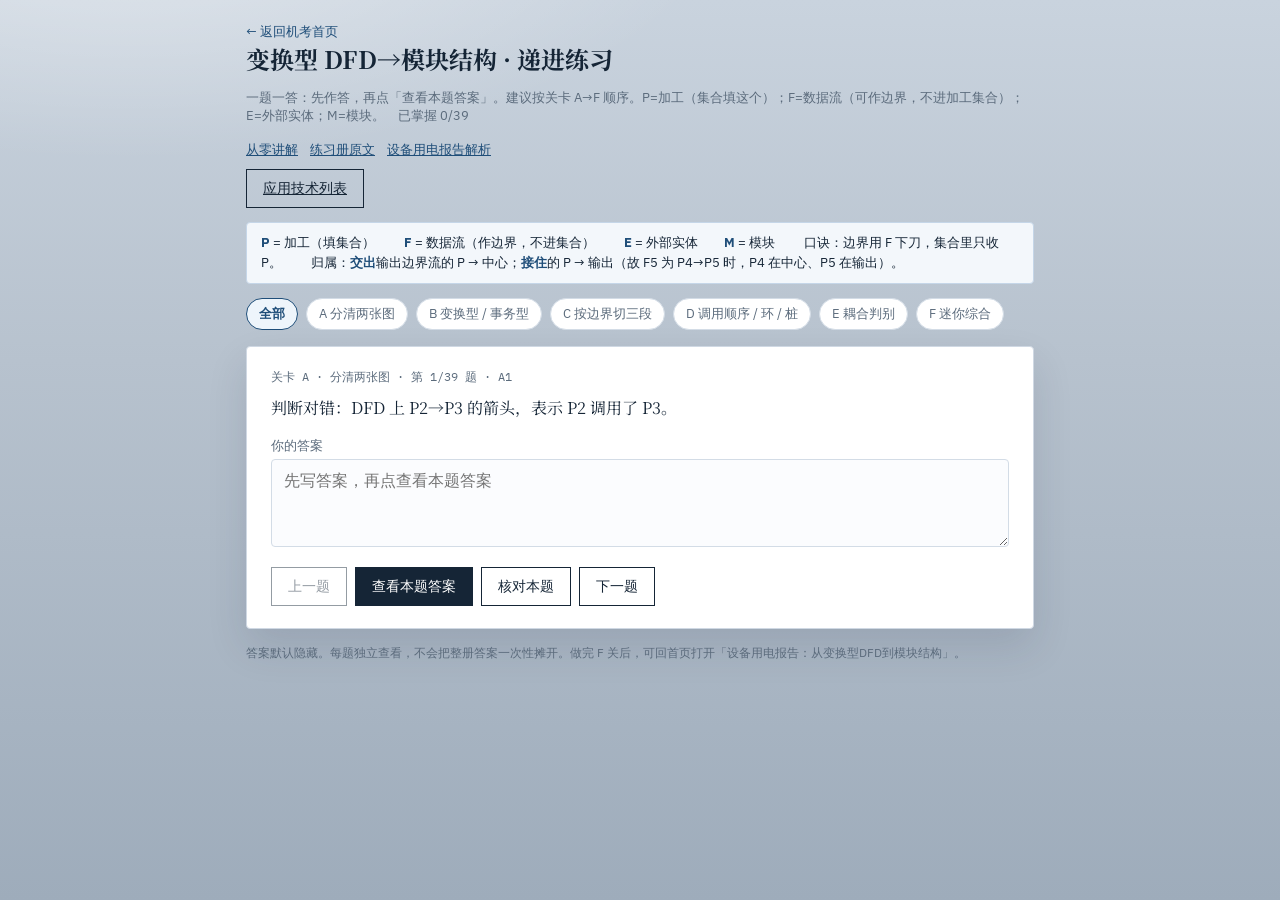
<file: drill-structured-design.html>
<!DOCTYPE html>
<html lang="zh-CN">
<head>
  <meta charset="UTF-8" />
  <meta name="viewport" content="width=device-width, initial-scale=1" />
  <title>变换型 DFD→模块 · 递进练习</title>
  <link rel="preconnect" href="https://fonts.googleapis.com" />
  <link rel="preconnect" href="https://fonts.gstatic.com" crossorigin />
  <link href="https://fonts.googleapis.com/css2?family=IBM+Plex+Mono:wght@400;500&family=IBM+Plex+Sans:wght@400;500;600&family=Noto+Serif+SC:wght@500;600;700&display=swap" rel="stylesheet" />
  <link rel="stylesheet" href="styles.css?v=20260820c" />
  <style>
    .drill-wrap { max-width: 820px; margin: 0 auto; padding: 20px 16px 48px; }
    .drill-top { display: flex; flex-wrap: wrap; gap: 10px; align-items: center; justify-content: space-between; margin-bottom: 14px; }
    .drill-top h1 { font-family: "Noto Serif SC", serif; font-size: 24px; margin: 0; }
    .level-row { display: flex; flex-wrap: wrap; gap: 8px; margin: 12px 0 16px; }
    .level-chip {
      border: 1px solid var(--line); background: var(--sheet); padding: 6px 12px; border-radius: 999px;
      font-size: 13px; color: var(--muted);
    }
    .level-chip.on { border-color: var(--steel); color: var(--steel); font-weight: 600; background: #eef5fb; }
    .level-chip.done { border-color: var(--ok); color: var(--ok); }
    .card {
      background: var(--sheet); border: 1px solid #cfd8e3; box-shadow: var(--shadow);
      padding: 22px 24px; border-radius: 4px;
    }
    .meta-line { font-family: "IBM Plex Mono", monospace; font-size: 12px; color: var(--muted); margin-bottom: 8px; }
    .stem { white-space: pre-wrap; line-height: 1.7; font-size: 16px; margin: 0 0 16px; }
    .field { margin: 10px 0; }
    .field label { display: block; font-size: 13px; color: var(--muted); margin-bottom: 4px; }
    .field input, .field textarea {
      width: 100%; padding: 10px 12px; border: 1px solid var(--line); border-radius: 4px;
      font: inherit; background: #fbfcfe;
    }
    .field textarea { min-height: 88px; resize: vertical; }
    .opts { display: grid; gap: 8px; margin: 12px 0; }
    .opt-btn {
      text-align: left; padding: 12px 14px; border: 1px solid var(--line); background: #fff;
      border-radius: 4px; font-size: 15px;
    }
    .opt-btn.chosen { border-color: var(--steel); background: #eef5fb; }
    .opt-btn.ok { border-color: var(--ok); background: #e8f6ef; }
    .opt-btn.bad { border-color: var(--bad); background: #fdeceb; }
    .toolbar { display: flex; flex-wrap: wrap; gap: 8px; margin-top: 16px; }
    .answer-box {
      margin-top: 16px; padding: 14px 16px; border-left: 4px solid var(--steel);
      background: #f3f7fb; border-radius: 0 4px 4px 0;
    }
    .answer-box h3 { margin: 0 0 8px; font-size: 15px; }
    .answer-box p { margin: 0 0 6px; line-height: 1.6; }
    .check-ok { color: var(--ok); font-weight: 600; }
    .check-bad { color: var(--bad); font-weight: 600; }
    .progress { font-size: 13px; color: var(--muted); }
    .info-note { background: #fff8e8; border: 1px solid #edd9a8; padding: 12px 14px; border-radius: 4px; margin-bottom: 12px; color: #6b5420; }
    .legend {
      background: #f3f7fb; border: 1px solid #c5d6e8; border-radius: 4px;
      padding: 10px 14px; margin: 0 0 14px; font-size: 13px; line-height: 1.55; color: var(--ink);
    }
    .legend b { color: var(--steel); }
    .docs a { color: var(--steel); margin-right: 12px; font-size: 13px; }
  </style>
</head>
<body>
  <div class="drill-wrap" id="app"></div>
  <script src="data/drill-structured-design.js"></script>
  <script>
(function () {
  const bank = window.STRUCTURED_DESIGN_DRILL;
  const STORAGE_KEY = "sd-drill-progress-v1";
  const state = {
    index: 0,
    reveal: false,
    choice: null,
    drafts: {},
    checked: null,
    filterLevel: "ALL"
  };

  function loadProgress() {
    try {
      return JSON.parse(localStorage.getItem(STORAGE_KEY) || "{}");
    } catch (_) {
      return {};
    }
  }
  function saveProgress(progress) {
    localStorage.setItem(STORAGE_KEY, JSON.stringify(progress));
  }
  let progress = loadProgress();

  function questions() {
    if (state.filterLevel === "ALL") return bank.questions.slice();
    return bank.questions.filter((q) => q.level === state.filterLevel);
  }

  function current() {
    const list = questions();
    if (!list.length) return null;
    if (state.index >= list.length) state.index = list.length - 1;
    if (state.index < 0) state.index = 0;
    return list[state.index];
  }

  function normalize(text) {
    return String(text || "")
      .trim()
      .replace(/，/g, ",")
      .replace(/\s+/g, "")
      .toLowerCase();
  }

  function setMatch(user, answers) {
    const parts = normalize(user).split(",").filter(Boolean).sort();
    return answers.some((ans) => {
      const expected = normalize(ans).split(",").filter(Boolean).sort();
      return expected.length === parts.length && expected.every((item, i) => item === parts[i]);
    });
  }

  function textMatch(user, q) {
    const n = normalize(user);
    if (!n) return false;
    if (q.loose) {
      return (q.answers || []).some((ans) => n.includes(normalize(ans)) || normalize(ans).includes(n));
    }
    return (q.answers || []).some((ans) => normalize(ans) === n);
  }

  function grade(q) {
    if (q.kind === "info") return null;
    if (q.kind === "choice") {
      return state.choice === q.answerIndex;
    }
    if (q.kind === "multi") {
      return q.fields.every((field) => {
        const val = (state.drafts[q.id] && state.drafts[q.id][field.id]) || "";
        if (field.match === "set") return setMatch(val, field.answers);
        return field.answers.some((ans) => normalize(ans) === normalize(val));
      });
    }
    const val = (state.drafts[q.id] && state.drafts[q.id].main) || "";
    return textMatch(val, q);
  }

  function markSeen(q, ok) {
    progress[q.id] = { seen: true, ok: !!ok, at: Date.now() };
    saveProgress(progress);
  }

  function esc(text) {
    return String(text)
      .replace(/&/g, "&amp;")
      .replace(/</g, "&lt;")
      .replace(/>/g, "&gt;")
      .replace(/"/g, "&quot;");
  }

  function render() {
    const list = questions();
    const q = current();
    const levelMap = Object.fromEntries(bank.levels.map((level) => [level.id, level]));
    const doneCount = bank.questions.filter((item) => progress[item.id] && progress[item.id].ok).length;

    if (!q) {
      document.getElementById("app").innerHTML = `<p>当前关卡没有题目。</p><a class="btn" href="index.html">返回首页</a>`;
      return;
    }

    const draft = state.drafts[q.id] || {};
    let body = "";
    if (q.kind === "info") {
      body = `<div class="info-note">说明题：阅读后点「下一题」即可。</div>`;
    } else if (q.kind === "choice") {
      body = `<div class="opts">${q.options.map((opt, i) => {
        let cls = "opt-btn";
        if (state.choice === i) cls += " chosen";
        if (state.reveal) {
          if (i === q.answerIndex) cls += " ok";
          else if (state.choice === i) cls += " bad";
        }
        return `<button type="button" class="${cls}" data-choice="${i}">${String.fromCharCode(65 + i)}. ${esc(opt)}</button>`;
      }).join("")}</div>`;
    } else if (q.kind === "multi") {
      body = q.fields.map((field) => `
        <div class="field">
          <label for="f-${field.id}">${esc(field.label)}</label>
          <input id="f-${field.id}" data-field="${esc(field.id)}" value="${esc(draft[field.id] || "")}" placeholder="填写答案" />
        </div>`).join("");
    } else {
      body = `<div class="field">
        <label for="main">你的答案</label>
        <textarea id="main" data-field="main" placeholder="先写答案，再点查看本题答案">${esc(draft.main || "")}</textarea>
      </div>`;
    }

    const check = state.checked;
    const answerHtml = state.reveal ? `
      <div class="answer-box">
        <h3>本题参考答案</h3>
        <p><b>${esc(q.answerShow)}</b></p>
        <p>${esc(q.explain || "")}</p>
        ${check === true ? `<p class="check-ok">核对本题：正确</p>` : ""}
        ${check === false ? `<p class="check-bad">核对本题：与参考答案不一致（说明题/开放表述可对照解析自行判断）</p>` : ""}
      </div>` : "";

    document.getElementById("app").innerHTML = `
      <div class="drill-top">
        <div>
          <a href="index.html" style="color:var(--steel);font-size:13px;text-decoration:none">← 返回机考首页</a>
          <h1>${esc(bank.title)}</h1>
          <p class="progress">${esc(bank.subtitle)}　已掌握 ${doneCount}/${bank.questions.length}</p>
          <div class="docs">${bank.docs.map((doc) => `<a href="${esc(doc.href)}" target="_blank" rel="noopener">${esc(doc.label)}</a>`).join("")}</div>
        </div>
        <a class="btn ghost" href="index.html#pm" data-act="home">应用技术列表</a>
      </div>
      <div class="legend">
        <b>P</b> = 加工（填集合）　　
        <b>F</b> = 数据流（作边界，不进集合）　　
        <b>E</b> = 外部实体　　<b>M</b> = 模块　　
        口诀：边界用 F 下刀，集合里只收 P。　　
        归属：<b>交出</b>输出边界流的 P → 中心；<b>接住</b>的 P → 输出（故 F5 为 P4→P5 时，P4 在中心、P5 在输出）。
      </div>
      <div class="level-row">
        <button type="button" class="level-chip ${state.filterLevel === "ALL" ? "on" : ""}" data-level="ALL">全部</button>
        ${bank.levels.map((level) => {
          const ids = bank.questions.filter((item) => item.level === level.id).map((item) => item.id);
          const allDone = ids.every((id) => progress[id] && progress[id].ok);
          return `<button type="button" class="level-chip ${state.filterLevel === level.id ? "on" : ""} ${allDone ? "done" : ""}" data-level="${level.id}">${level.id} ${esc(level.title)}</button>`;
        }).join("")}
      </div>
      <div class="card">
        <div class="meta-line">关卡 ${esc(q.level)} · ${esc((levelMap[q.level] || {}).title || "")} · 第 ${state.index + 1}/${list.length} 题 · ${esc(q.id)}</div>
        <div class="stem">${esc(q.stem)}</div>
        ${body}
        <div class="toolbar">
          <button type="button" class="btn ghost" data-act="prev" ${state.index <= 0 ? "disabled" : ""}>上一题</button>
          <button type="button" class="btn" data-act="reveal">${state.reveal ? "隐藏本题答案" : "查看本题答案"}</button>
          ${q.kind === "info" ? "" : `<button type="button" class="btn ghost" data-act="check">核对本题</button>`}
          <button type="button" class="btn ghost" data-act="next">${state.index >= list.length - 1 ? "本关最后一题" : "下一题"}</button>
        </div>
        ${answerHtml}
      </div>
      <p class="note" style="margin-top:14px">答案默认隐藏。每题独立查看，不会把整册答案一次性摊开。做完 F 关后，可回首页打开「设备用电报告：从变换型DFD到模块结构」。</p>
    `;
  }

  function readDrafts(q) {
    if (!q || q.kind === "choice" || q.kind === "info") return;
    state.drafts[q.id] = state.drafts[q.id] || {};
    document.querySelectorAll("[data-field]").forEach((el) => {
      state.drafts[q.id][el.getAttribute("data-field")] = el.value;
    });
  }

  document.getElementById("app").addEventListener("click", (event) => {
    const q = current();
    const levelBtn = event.target.closest("[data-level]");
    if (levelBtn) {
      readDrafts(q);
      state.filterLevel = levelBtn.getAttribute("data-level");
      state.index = 0;
      state.reveal = false;
      state.choice = null;
      state.checked = null;
      render();
      return;
    }
    const choiceBtn = event.target.closest("[data-choice]");
    if (choiceBtn) {
      state.choice = Number(choiceBtn.getAttribute("data-choice"));
      state.checked = null;
      render();
      return;
    }
    const actBtn = event.target.closest("[data-act]");
    if (!actBtn) return;
    const act = actBtn.getAttribute("data-act");
    readDrafts(q);
    if (act === "prev") {
      state.index -= 1;
      state.reveal = false;
      state.choice = null;
      state.checked = null;
    } else if (act === "next") {
      const list = questions();
      if (state.index < list.length - 1) {
        state.index += 1;
        state.reveal = false;
        state.choice = null;
        state.checked = null;
      }
    } else if (act === "reveal") {
      state.reveal = !state.reveal;
      if (state.reveal && q && q.kind !== "info") {
        const ok = grade(q);
        if (ok) markSeen(q, true);
        else if (progress[q.id] == null) markSeen(q, false);
      }
    } else if (act === "check") {
      state.reveal = true;
      const ok = grade(q);
      state.checked = ok;
      if (ok != null) markSeen(q, ok);
    }
    render();
  });

  document.getElementById("app").addEventListener("input", (event) => {
    const field = event.target.getAttribute("data-field");
    if (!field) return;
    const q = current();
    if (!q) return;
    state.drafts[q.id] = state.drafts[q.id] || {};
    state.drafts[q.id][field] = event.target.value;
    state.checked = null;
  });

  render();
})();
  </script>
</body>
</html>
</file>
<file: styles.css>
:root {
  --desk: #b7c2ce;
  --ink: #152536;
  --muted: #5b6b7c;
  --paper: #f7f9fc;
  --sheet: #ffffff;
  --line: #d3dce6;
  --seal: #c44536;
  --steel: #1f4e79;
  --mark: #2a6f97;
  --ok: #1e6b4f;
  --bad: #b42318;
  --flag: #c9892a;
  --shadow: 0 18px 40px rgba(21, 37, 54, 0.12);
}

* { box-sizing: border-box; }
html, body { margin: 0; min-height: 100%; }
body {
  font-family: "IBM Plex Sans", "Noto Sans SC", sans-serif;
  color: var(--ink);
  background:
    radial-gradient(1200px 500px at 10% -10%, rgba(255,255,255,.45), transparent 50%),
    linear-gradient(180deg, #c9d3de 0%, var(--desk) 40%, #9eacbb 100%);
}

button, select { font-family: inherit; cursor: pointer; }
button:focus-visible, .opt:focus-visible, .cell:focus-visible {
  outline: 2px solid var(--steel);
  outline-offset: 2px;
}

#app { min-height: 100vh; }

/* —— 封面 —— */
.cover {
  max-width: 1120px;
  margin: 0 auto;
  padding: 28px 20px 48px;
}
.ticket {
  background: var(--sheet);
  border: 1px solid #cfd8e3;
  box-shadow: var(--shadow);
  display: grid;
  grid-template-columns: 86px 1fr;
  overflow: hidden;
}
.ticket-spine {
  background: var(--ink);
  color: #e8eef4;
  writing-mode: vertical-rl;
  text-orientation: mixed;
  display: flex;
  align-items: center;
  justify-content: center;
  letter-spacing: .38em;
  font-size: 14px;
  font-weight: 500;
}
.ticket-body { padding: 28px 32px 24px; }
.kicker {
  font-family: "IBM Plex Mono", monospace;
  font-size: 12px;
  color: var(--muted);
  letter-spacing: .12em;
  text-transform: uppercase;
}
.ticket-body h1 {
  font-family: "Noto Serif SC", serif;
  font-size: 34px;
  font-weight: 700;
  margin: 8px 0 6px;
  letter-spacing: .04em;
}
.topbar .score-chip { color: #d4ecd9; }
.lede { color: var(--muted); margin: 0 0 18px; line-height: 1.6; max-width: 46em; }
.actions { display: flex; flex-wrap: wrap; gap: 10px; margin-bottom: 8px; }
.btn {
  border: 1px solid var(--ink);
  background: var(--ink);
  color: #fff;
  padding: 9px 16px;
  font-size: 14px;
}
.btn.ghost { background: transparent; color: var(--ink); }
.btn.warn { background: var(--seal); border-color: var(--seal); }
.btn:disabled { opacity: .45; cursor: not-allowed; }

.stats-row {
  display: flex;
  gap: 22px;
  margin-top: 16px;
  font-family: "IBM Plex Mono", monospace;
  font-size: 12px;
  color: var(--muted);
}
.stats-row b { color: var(--ink); font-weight: 500; }

.chapter-grid {
  display: grid;
  grid-template-columns: repeat(auto-fill, minmax(240px, 1fr));
  gap: 12px;
  margin-top: 22px;
}
.chap {
  background: var(--sheet);
  border: 1px solid #cfd8e3;
  padding: 16px 16px 14px;
  text-align: left;
  box-shadow: 0 8px 18px rgba(21,37,54,.06);
  position: relative;
}
.chap:hover { border-color: var(--steel); }
.chap .no {
  font-family: "IBM Plex Mono", monospace;
  font-size: 11px;
  color: var(--steel);
}
.chap h2 {
  font-family: "Noto Serif SC", serif;
  font-size: 18px;
  margin: 6px 0 4px;
  font-weight: 600;
}
.chap p { margin: 0; color: var(--muted); font-size: 12px; line-height: 1.5; }
.bar {
  height: 4px;
  background: #e4ebf2;
  margin-top: 12px;
}
.bar > i { display: block; height: 100%; background: var(--steel); }
.chap .meta {
  display: flex;
  justify-content: space-between;
  margin-top: 8px;
  font-family: "IBM Plex Mono", monospace;
  font-size: 11px;
  color: var(--muted);
}

.note {
  margin-top: 18px;
  font-size: 12px;
  color: var(--muted);
  line-height: 1.6;
}

/* —— 机考台 —— */
.desk { min-height: 100vh; display: flex; flex-direction: column; }
.topbar {
  background: var(--ink);
  color: #dce6ef;
  display: flex;
  align-items: center;
  gap: 16px;
  padding: 10px 18px;
  font-size: 13px;
}
.topbar strong { color: #fff; font-weight: 600; }
.topbar .grow { flex: 1; }
.timer {
  font-family: "IBM Plex Mono", monospace;
  background: #0e1b28;
  padding: 4px 10px;
  color: #f3d27a;
}
.stage {
  flex: 1;
  display: grid;
  grid-template-columns: minmax(0, 1fr) 220px;
  gap: 0;
  min-height: 0;
}

.paper-wrap {
  padding: 18px 20px 28px;
  overflow: auto;
}
.paper {
  background: var(--sheet);
  border: 1px solid #c5d0dc;
  min-height: calc(100vh - 92px);
  padding: 22px 28px 28px;
  box-shadow: var(--shadow);
  position: relative;
}
.paper::before {
  content: "";
  position: absolute;
  inset: 8px;
  border: 1px dashed #e1e7ee;
  pointer-events: none;
}
.head-row {
  display: flex;
  justify-content: space-between;
  align-items: flex-start;
  gap: 12px;
  position: relative;
}
.q-kicker {
  font-family: "IBM Plex Mono", monospace;
  font-size: 12px;
  color: var(--muted);
}
.seals { display: flex; gap: 8px; align-items: flex-start; }
.seal {
  font-family: "Noto Serif SC", serif;
  font-size: 13px;
  border: 2px solid;
  padding: 2px 7px;
  transform: rotate(-8deg);
  font-weight: 700;
  letter-spacing: .12em;
}
.seal.red { color: var(--seal); border-color: var(--seal); }
.seal.blue { color: var(--steel); border-color: var(--steel); }
.seal.green { color: var(--ok); border-color: var(--ok); transform: rotate(-4deg); }
.seal.orange { color: #c47a2c; border-color: #c47a2c; transform: rotate(-4deg); }

.stem {
  font-family: "Noto Serif SC", serif;
  font-size: 18px;
  line-height: 1.75;
  margin: 14px 0 18px;
  white-space: pre-wrap;
  position: relative;
}
.opts { display: grid; gap: 8px; position: relative; }
.opt {
  display: grid;
  grid-template-columns: 36px 1fr;
  border: 1px solid var(--line);
  background: var(--paper);
  text-align: left;
  padding: 0;
  min-height: 48px;
}
.opt .tag {
  display: flex;
  align-items: center;
  justify-content: center;
  font-family: "IBM Plex Mono", monospace;
  font-weight: 500;
  background: #eef2f6;
  border-right: 1px solid var(--line);
}
.opt .txt { padding: 10px 12px; line-height: 1.55; font-size: 15px; white-space: pre-wrap; }
.opt.chosen { border-color: var(--steel); box-shadow: inset 3px 0 0 var(--steel); }
.opt.chosen .tag { background: var(--steel); color: #fff; }
.opt.ok { border-color: var(--ok); box-shadow: inset 3px 0 0 var(--ok); }
.opt.ok .tag { background: var(--ok); color: #fff; }
.opt.bad { border-color: var(--bad); box-shadow: inset 3px 0 0 var(--bad); }
.opt.bad .tag { background: var(--bad); color: #fff; }

.toolbar {
  display: flex;
  flex-wrap: wrap;
  gap: 8px;
  margin-top: 22px;
  position: relative;
}
.hint {
  margin-top: 10px;
  font-size: 12px;
  color: var(--muted);
  font-family: "IBM Plex Mono", monospace;
}

.panel {
  margin-top: 18px;
  border-top: 1px solid var(--line);
  padding-top: 14px;
  position: relative;
}
.panel h3 {
  margin: 0 0 8px;
  font-size: 14px;
  letter-spacing: .08em;
}
.explain, .origin {
  background: #f3f6fa;
  padding: 12px 14px;
  line-height: 1.65;
  font-size: 14px;
  white-space: pre-wrap;
}
.origin { border-left: 3px solid var(--seal); }

/* —— AI 深度解析 —— */
.ai-analysis {
  background: #f4f8ff;
  border: 1px solid #c9dcf5;
  border-left: 3px solid #3b82f6;
  padding: 12px 14px;
  font-size: 14px;
  line-height: 1.7;
}
.ai-cache-note {
  color: #64748b;
  font-size: 11px;
  margin: 0 0 5px;
}
.ai-result-card {
  border: 1px solid #cbd5e1;
  border-left: 4px solid #64748b;
  background: #fff;
  border-radius: 5px;
  padding: 9px 11px;
  margin-bottom: 10px;
}
.ai-result-card.correct { border-left-color: var(--ok); background: #f1fbf5; }
.ai-result-card.wrong { border-left-color: var(--bad); background: #fff5f4; }
.ai-result-card.unanswered { border-left-color: var(--flag); background: #fffaf0; }
.ai-result-main {
  display: flex;
  align-items: center;
  gap: 10px;
  font-size: 15px;
}
.ai-result-label { font-weight: 600; color: var(--steel); }
.ai-result-card.correct .ai-result-label { color: var(--ok); }
.ai-result-card.wrong .ai-result-label { color: var(--bad); }
.ai-result-card.unanswered .ai-result-label { color: #a16207; }
.ai-result-sub { color: var(--muted); font-size: 12px; margin-top: 3px; }
.ai-analysis-notice {
  background: #fff8e6;
  border: 1px solid #f3d58b;
  color: #7c5a16;
  padding: 7px 9px;
  border-radius: 4px;
  margin: 7px 0;
  font-size: 12px;
}
.ai-section {
  margin-top: 13px;
  padding-top: 10px;
  border-top: 1px solid #dbe7f5;
}
.ai-section h4 {
  margin: 0 0 5px;
  color: #1d4ed8;
  font-size: 14px;
}
.ai-section-content { color: var(--ink); }
.ai-mistake-section.is-wrong {
  background: #fff7f6;
  border: 1px solid #f1c7c2;
  border-left: 3px solid var(--bad);
  padding: 9px 10px;
}
.ai-mistake-section.is-wrong h4 { color: var(--bad); }
.ai-steps { display: grid; gap: 8px; }
.ai-step {
  display: grid;
  grid-template-columns: 24px 1fr;
  gap: 8px;
  align-items: start;
}
.ai-step-number {
  width: 22px;
  height: 22px;
  display: flex;
  align-items: center;
  justify-content: center;
  border-radius: 50%;
  background: #dbeafe;
  color: #1d4ed8;
  font-family: "IBM Plex Mono", monospace;
  font-size: 11px;
}
.ai-step-content { margin-top: 2px; }
.ai-option-list { display: grid; gap: 6px; }
.ai-option-item {
  display: grid;
  grid-template-columns: 23px 1fr;
  gap: 7px;
  padding: 7px 8px;
  background: #fff;
  border: 1px solid #d8e2ef;
  border-radius: 4px;
  font-size: 13px;
}
.ai-option-item.correct { border-color: #a9d5bb; background: #f4fbf6; }
.ai-option-item.unclear { border-color: #ead39d; background: #fffaf0; }
.ai-option-letter {
  font-family: "IBM Plex Mono", monospace;
  font-weight: 600;
  color: var(--steel);
}
.ai-option-title { margin-bottom: 2px; }
.ai-option-item.correct .ai-option-title strong { color: var(--ok); }
.ai-option-item.wrong .ai-option-title strong { color: var(--bad); }
.ai-option-item.unclear .ai-option-title strong { color: #a16207; }
.ai-chip-list, .ai-assumption-section ul { margin: 4px 0 0 18px; padding: 0; }
.ai-chip-list li { margin: 3px 0; }
.ai-assumption-section { color: #7c5a16; }
.ai-self-check {
  margin-top: 13px;
  border-top: 1px solid #dbe7f5;
  padding-top: 10px;
}
.ai-self-check summary {
  cursor: pointer;
  color: #1d4ed8;
  font-weight: 600;
}
.ai-check-item {
  margin-top: 8px;
  padding: 8px 9px;
  background: #fff;
  border: 1px solid #d8e2ef;
  border-radius: 4px;
}
.ai-check-item > div { color: var(--muted); margin-top: 3px; }
.ai-analysis code {
  padding: 1px 4px;
  border-radius: 3px;
  background: #e8eef7;
  font-family: "IBM Plex Mono", monospace;
  font-size: .92em;
}
.ai-analysis-legacy { white-space: normal; }

.sheet {
  background: #e7edf3;
  border-left: 1px solid #c5d0dc;
  padding: 12px 12px 20px;
  overflow: auto;
}
.sheet h3 {
  margin: 0 0 8px;
  font-size: 13px;
  font-family: "Noto Serif SC", serif;
}
.filter {
  display: flex;
  flex-direction: column;
  gap: 4px;
  margin-bottom: 10px;
}
.filter button {
  border: 1px solid #c5d0dc;
  background: #fff;
  font-size: 12px;
  padding: 5px 8px;
  text-align: left;
}
.filter button.on { background: var(--ink); color: #fff; border-color: var(--ink); }
.grid {
  display: grid;
  grid-template-columns: repeat(5, 1fr);
  gap: 5px;
}
.cell {
  height: 32px;
  border: 1px solid #b7c4d1;
  background: #fff;
  font-family: "IBM Plex Mono", monospace;
  font-size: 11px;
  padding: 0;
}
.cell.cur { outline: 2px solid var(--steel); outline-offset: -1px; }
.cell.done { background: #d5e4f2; }
.cell.ok { background: #d5eadf; border-color: #8fbfa6; }
.cell.no { background: #f7d7d4; border-color: #e3a39c; }
.cell.hist.ok { background: #eef6f1; border-color: #b7d4c4; color: #4a6b58; }
.cell.hist.no { background: #faf0ee; border-color: #e0b8b2; color: #8a5a54; }
.cell.hist.done { background: #eef2f6; border-color: #c5d0db; color: #5a6b7c; }
.cell.flag { box-shadow: inset 0 -3px 0 var(--flag); }

.legend {
  margin-top: 12px;
  font-size: 11px;
  color: var(--muted);
  line-height: 1.6;
}

.result {
  max-width: 720px;
  margin: 40px auto;
  background: #fff;
  padding: 28px;
  box-shadow: var(--shadow);
}
.result h1 { font-family: "Noto Serif SC", serif; margin-top: 0; }
.score {
  font-family: "IBM Plex Mono", monospace;
  font-size: 48px;
  color: var(--steel);
}

@media (max-width: 860px) {
  .stage { grid-template-columns: 1fr; }
  .sheet { border-left: 0; border-top: 1px solid #c5d0dc; }
  .ticket { grid-template-columns: 1fr; }
  .ticket-spine { writing-mode: horizontal-tb; letter-spacing: .2em; padding: 8px; }
}

/* —— 下午填空机考 —— */
.pm-grid {
  display: grid;
  grid-template-columns: repeat(auto-fill, minmax(260px, 1fr));
  gap: 12px;
  margin-top: 14px;
}
.pm-card {
  background: #fff;
  border: 1px solid #cfd8e3;
  padding: 16px;
  text-align: left;
  box-shadow: 0 8px 18px rgba(21,37,54,.06);
}
.pm-card:hover { border-color: var(--steel); }
.pm-card .tag {
  display: inline-block;
  font-family: "IBM Plex Mono", monospace;
  font-size: 11px;
  border: 1px solid var(--ink);
  padding: 1px 6px;
  margin-right: 6px;
}
.pm-card .tag.dfd { background: #152536; color: #fff; }
.pm-card .tag.er { background: #fff; }
.pm-card h3 {
  font-family: "Noto Serif SC", serif;
  font-size: 17px;
  margin: 8px 0 4px;
}
.section-label {
  margin: 28px 0 0;
  font-family: "Noto Serif SC", serif;
  font-size: 16px;
}
.story {
  font-family: "Noto Serif SC", serif;
  font-size: 15px;
  line-height: 1.8;
  margin: 8px 0 16px;
  position: relative;
}
.story p { margin: 0 0 8px; }
.figure {
  margin: 12px 0 18px;
  position: relative;
  background: #f7f9fc;
  border: 1px solid var(--line);
  padding: 8px;
}
.figure figcaption {
  font-size: 12px;
  color: var(--muted);
  text-align: center;
  margin-top: 4px;
}
.fig-svg { width: 100%; height: auto; display: block; background: #fff; }
.data-table {
  margin: 10px 0 16px;
  overflow-x: auto;
}
.data-table table {
  width: 100%;
  border-collapse: collapse;
  font-size: 13px;
  background: #fff;
}
.data-table th, .data-table td {
  border: 1px solid var(--line);
  padding: 6px 8px;
  text-align: left;
}
.data-table th { background: #eef2f6; font-weight: 500; white-space: nowrap; }
.data-table figcaption {
  font-size: 12px;
  color: var(--muted);
  text-align: center;
  margin-top: 6px;
}
.schema-box {
  font-family: "IBM Plex Mono", "Noto Serif SC", monospace;
  font-size: 14px;
  line-height: 1.9;
  background: #f7f9fc;
  border: 1px solid var(--line);
  padding: 12px 14px;
  margin: 0 0 16px;
}
.schema-title {
  font-family: "Noto Serif SC", serif;
  font-weight: 600;
  margin-bottom: 6px;
}
.prob {
  margin: 16px 0;
  position: relative;
}
.prob h4 {
  margin: 0 0 6px;
  font-size: 15px;
}
.prob .prompt { color: var(--muted); font-size: 14px; margin: 0 0 10px; }
.blank-table {
  width: 100%;
  border-collapse: collapse;
  font-size: 14px;
}
.blank-table th, .blank-table td {
  border: 1px solid var(--line);
  padding: 6px 8px;
  text-align: left;
}
.blank-table th { background: #eef2f6; font-weight: 500; }
.blank-table input {
  width: 100%;
  border: 0;
  border-bottom: 1px dashed #9aa8b6;
  background: transparent;
  font-size: 14px;
  padding: 4px 2px;
  font-family: inherit;
  color: var(--ink);
}
.blank-table input:focus { outline: none; border-bottom-color: var(--steel); }
.blank-table input.ok { background: #e7f5ee; border-bottom-color: var(--ok); }
.blank-table input.bad { background: #fdecea; border-bottom-color: var(--bad); }
.ref-ans { font-size: 12px; color: var(--ok); margin-top: 4px; }
.score-chip {
  font-family: "IBM Plex Mono", monospace;
  font-size: 13px;
  color: var(--steel);
}
.stage.pm { grid-template-columns: minmax(0, 1fr) 200px; }
.src-note {
  font-size: 12px;
  color: var(--muted);
  margin: 0 0 10px;
  position: relative;
}

@media (prefers-reduced-motion: reduce) {
  * { transition: none !important; }
}
</file>
